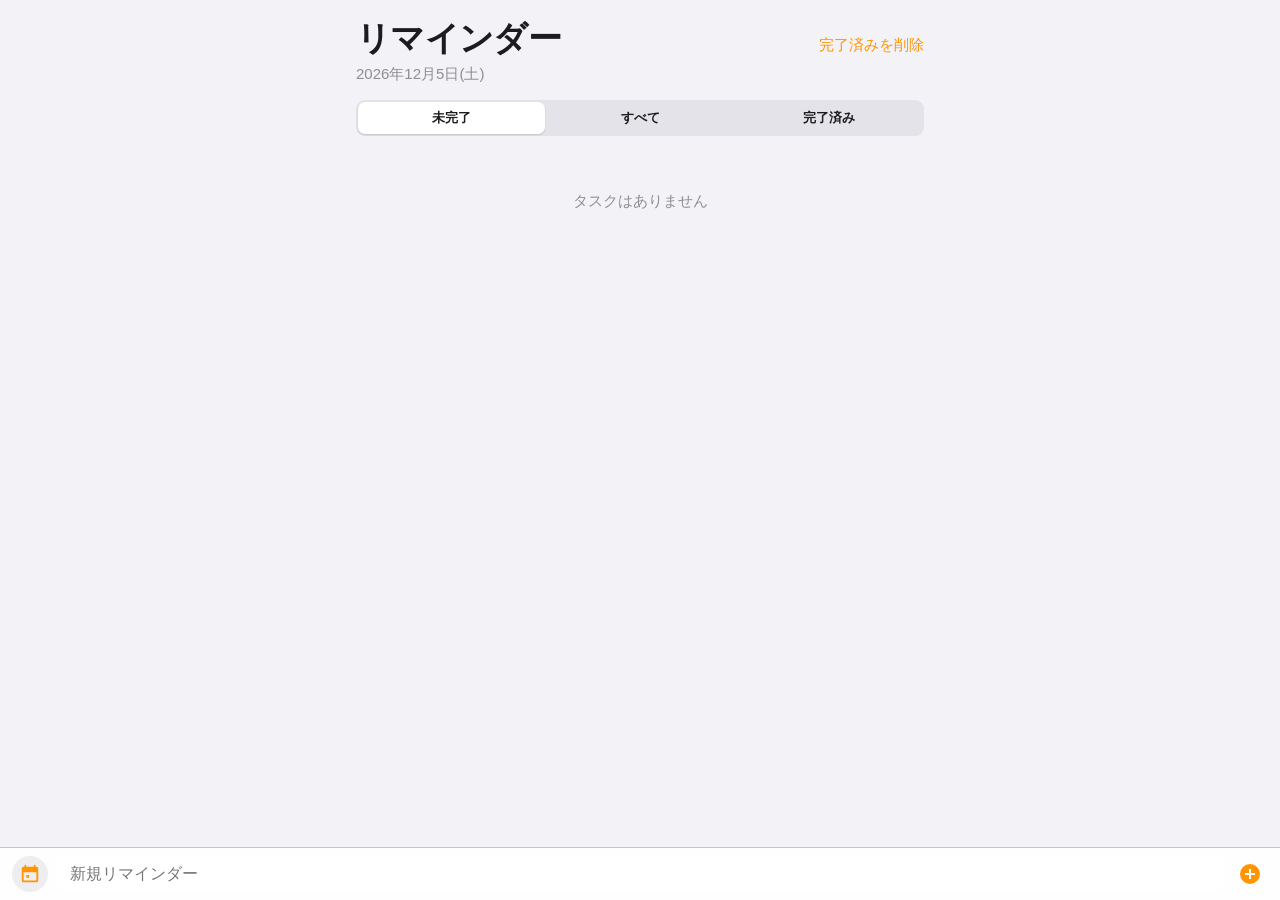
<file: index.html>
<!DOCTYPE html>
<html lang="ja">
<head>
<meta charset="UTF-8">
<meta name="viewport" content="width=device-width, initial-scale=1, viewport-fit=cover, user-scalable=no">
<title>リマインダー</title>

<!-- PWA / ホーム画面追加対応 -->
<meta name="theme-color" content="#FF9500">
<meta name="apple-mobile-web-app-capable" content="yes">
<meta name="apple-mobile-web-app-status-bar-style" content="black-translucent">
<meta name="apple-mobile-web-app-title" content="リマインダー">
<meta name="mobile-web-app-capable" content="yes">
<link rel="manifest" href="manifest.json">
<link rel="apple-touch-icon" href="icons/icon-192.png">
<link rel="icon" href="icons/icon-192.png">

<link rel="stylesheet" href="style.css">
</head>
<body>

<div class="app">

  <!-- ヘッダー -->
  <header class="header">
    <div class="header-top">
      <h1>リマインダー</h1>
      <button id="clearDoneBtn" class="text-btn" title="完了済みを削除">完了済みを削除</button>
    </div>
    <div class="date-label" id="todayLabel"></div>
  </header>

  <!-- フィルタタブ -->
  <nav class="segmented" role="tablist">
    <button class="seg-btn active" data-filter="active" role="tab" aria-selected="true">未完了</button>
    <button class="seg-btn" data-filter="all" role="tab" aria-selected="false">すべて</button>
    <button class="seg-btn" data-filter="done" role="tab" aria-selected="false">完了済み</button>
  </nav>

  <!-- タスクリスト -->
  <main class="list-wrap">
    <ul id="taskList" class="task-list"></ul>
    <p id="emptyState" class="empty-state" hidden>タスクはありません</p>
  </main>

</div>

<!-- 入力バー（下部固定・ワンタップ入力） -->
<form id="addForm" class="add-bar" autocomplete="off">
  <button type="button" id="dueToggleBtn" class="icon-btn" title="期限を設定" aria-label="期限を設定">
    <svg viewBox="0 0 24 24" width="22" height="22"><path fill="currentColor" d="M7 2a1 1 0 0 1 1 1v1h8V3a1 1 0 1 1 2 0v1h1a2 2 0 0 1 2 2v13a2 2 0 0 1-2 2H5a2 2 0 0 1-2-2V6a2 2 0 0 1 2-2h1V3a1 1 0 0 1 1-1Zm12 8H5v9h14v-9ZM8 13h3v3H8v-3Z"/></svg>
  </button>

  <input id="taskInput" type="text" placeholder="新規リマインダー" maxlength="200" required>

  <div id="dueRow" class="due-row" hidden>
    <input id="dueDate" type="date">
    <input id="dueTime" type="time">
    <button type="button" id="dueClearBtn" class="text-btn small">クリア</button>
  </div>

  <button type="submit" class="add-btn" aria-label="追加">
    <svg viewBox="0 0 24 24" width="26" height="26"><path fill="currentColor" d="M12 2a10 10 0 1 0 0 20 10 10 0 0 0 0-20Zm1 5v4h4v2h-4v4h-2v-4H7v-2h4V7h2Z"/></svg>
  </button>
</form>

<script src="app.js"></script>
</body>
</html>
</file>
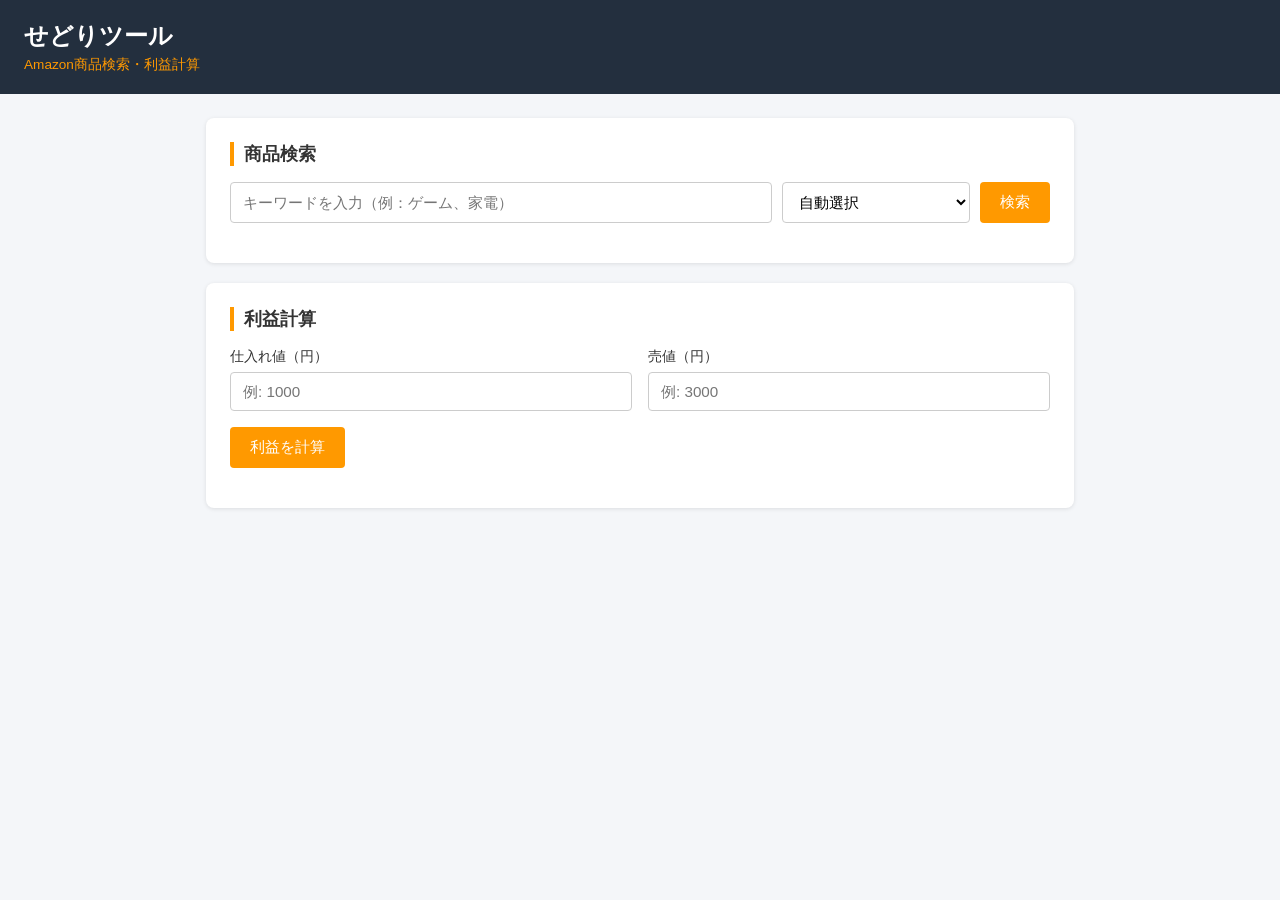
<file: templates/index.html>
<!DOCTYPE html>
<html lang="ja">
<head>
  <meta charset="UTF-8">
  <meta name="viewport" content="width=device-width, initial-scale=1.0">
  <title>せどりツール</title>
  <link rel="stylesheet" href="/static/style.css">
</head>
<body>
  <header>
    <h1>せどりツール</h1>
    <p>Amazon商品検索・利益計算</p>
  </header>

  <main>
    <!-- 商品検索 -->
    <section class="card">
      <h2>商品検索</h2>
      <div class="search-row">
        <input type="text" id="keyword" placeholder="キーワードを入力（例：ゲーム、家電）" />
        <select id="source">
          <option value="auto">自動選択</option>
          <option value="yahoo">Yahoo! ショッピング</option>
          <option value="amazon">Amazon</option>
        </select>
        <button onclick="searchProducts()">検索</button>
      </div>
      <div id="demo-notice" class="notice hidden">
        ⚠️ APIキー未設定のためデモデータを表示しています
      </div>
      <div id="source-badge"></div>
      <div id="search-results"></div>
    </section>

    <!-- 利益計算 -->
    <section class="card">
      <h2>利益計算</h2>
      <div class="profit-grid">
        <label>
          仕入れ値（円）
          <input type="number" id="buy-price" placeholder="例: 1000" min="1" />
        </label>
        <label>
          売値（円）
          <input type="number" id="sell-price" placeholder="例: 3000" min="1" />
        </label>
      </div>
      <button onclick="calcProfit()">利益を計算</button>
      <div id="profit-result"></div>
    </section>
  </main>

  <script>
    async function searchProducts() {
      const keyword = document.getElementById("keyword").value.trim();
      const source = document.getElementById("source").value;
      if (!keyword) { alert("キーワードを入力してください"); return; }

      const container = document.getElementById("search-results");
      container.innerHTML = '<p class="loading">検索中...</p>';
      document.getElementById("demo-notice").classList.add("hidden");
      document.getElementById("source-badge").innerHTML = "";

      try {
        const res = await fetch(`/search?keyword=${encodeURIComponent(keyword)}&source=${source}`);
        const data = await res.json();

        if (data.error) { container.innerHTML = `<p class="error">${data.error}</p>`; return; }
        if (data.demo) document.getElementById("demo-notice").classList.remove("hidden");

        const sourceLabels = { yahoo: "Yahoo! ショッピング", amazon: "Amazon", demo: "デモ" };
        if (data.source && data.source !== "demo") {
          document.getElementById("source-badge").innerHTML =
            `<span class="source-badge badge-${data.source}">${sourceLabels[data.source] || data.source}</span>`;
        }

        if (!data.items || data.items.length === 0) {
          container.innerHTML = '<p class="empty">商品が見つかりませんでした</p>';
          return;
        }

        container.innerHTML = data.items.map(item => `
          <div class="item-card">
            ${item.image_url
              ? `<img src="${item.image_url}" alt="${item.title}" />`
              : '<div class="no-image">画像なし</div>'}
            <div class="item-info">
              <p class="item-title">
                <a href="${item.detail_url}" target="_blank" rel="noopener">${item.title}</a>
              </p>
              <p class="item-price">
                ${item.price > 0 ? `¥${item.price.toLocaleString()}` : '価格情報なし'}
              </p>
              ${item.price > 0 ? `
                <button class="set-sell-btn"
                  onclick="setSellPrice(${item.price})">
                  この価格で利益計算
                </button>` : ''}
            </div>
          </div>
        `).join("");
      } catch (e) {
        container.innerHTML = `<p class="error">通信エラー: ${e.message}</p>`;
      }
    }

    function setSellPrice(price) {
      document.getElementById("sell-price").value = price;
      document.querySelector(".card:last-of-type").scrollIntoView({ behavior: "smooth" });
    }

    async function calcProfit() {
      const buy = document.getElementById("buy-price").value;
      const sell = document.getElementById("sell-price").value;
      const container = document.getElementById("profit-result");

      if (!buy || !sell) { alert("仕入れ値と売値を入力してください"); return; }

      try {
        const res = await fetch(`/profit?buy=${buy}&sell=${sell}`);
        const d = await res.json();

        if (d.error) { container.innerHTML = `<p class="error">${d.error}</p>`; return; }

        const profitClass = d.profit >= 0 ? "profit-positive" : "profit-negative";
        container.innerHTML = `
          <table class="profit-table">
            <tr><td>売値</td><td>¥${d.sell_price.toLocaleString()}</td></tr>
            <tr><td>仕入れ値</td><td>¥${d.buy_price.toLocaleString()}</td></tr>
            <tr class="fee-row"><td>紹介料（10%）</td><td>-¥${d.referral_fee.toLocaleString()}</td></tr>
            <tr class="fee-row"><td>Amazon手数料（8%）</td><td>-¥${d.commission.toLocaleString()}</td></tr>
            <tr class="fee-row"><td>FBA発送手数料</td><td>-¥${d.fba_fixed.toLocaleString()}</td></tr>
            <tr class="fee-row"><td>合計手数料</td><td>-¥${d.total_fees.toLocaleString()}</td></tr>
            <tr class="result-row ${profitClass}">
              <td><strong>利益</strong></td>
              <td><strong>${d.profit >= 0 ? '+' : ''}¥${d.profit.toLocaleString()}</strong></td>
            </tr>
            <tr class="result-row ${profitClass}">
              <td><strong>ROI</strong></td>
              <td><strong>${d.roi}%</strong></td>
            </tr>
          </table>
        `;
      } catch (e) {
        container.innerHTML = `<p class="error">通信エラー: ${e.message}</p>`;
      }
    }

    document.getElementById("keyword").addEventListener("keydown", e => {
      if (e.key === "Enter") searchProducts();
    });
  </script>
</body>
</html>
</file>
<file: style.css>
:root {
  color-scheme: light dark;
  --bg: #F2F2F7;
  --card-bg: #FFFFFF;
  --text: #1C1C1E;
  --text-secondary: #8E8E93;
  --separator: rgba(60, 60, 67, 0.29);
  --accent: #FF9500;
  --accent-text: #FFFFFF;
  --danger: #FF3B30;
  --seg-bg: rgba(118, 118, 128, 0.12);
  --input-bg: #FFFFFF;
  --safe-bottom: env(safe-area-inset-bottom, 0px);
  --safe-top: env(safe-area-inset-top, 0px);
}

@media (prefers-color-scheme: dark) {
  :root {
    --bg: #000000;
    --card-bg: #1C1C1E;
    --text: #FFFFFF;
    --text-secondary: #8E8E93;
    --separator: rgba(84, 84, 88, 0.65);
    --seg-bg: rgba(118, 118, 128, 0.24);
    --input-bg: #1C1C1E;
  }
}

* { box-sizing: border-box; -webkit-tap-highlight-color: transparent; }

html, body {
  height: 100%;
  margin: 0;
  overscroll-behavior-y: none;
}

body {
  background: var(--bg);
  color: var(--text);
  font-family: -apple-system, BlinkMacSystemFont, "SF Pro Text", "Hiragino Sans", "Hiragino Kaku Gothic ProN", sans-serif;
  padding-top: var(--safe-top);
  padding-bottom: calc(72px + var(--safe-bottom));
  min-height: 100%;
}

.app {
  max-width: 600px;
  margin: 0 auto;
  padding: 8px 16px 16px;
}

/* Header */
.header-top {
  display: flex;
  align-items: baseline;
  justify-content: space-between;
  gap: 8px;
}

.header h1 {
  font-size: 34px;
  font-weight: 700;
  margin: 8px 0 0;
  letter-spacing: -0.02em;
}

.text-btn {
  background: none;
  border: none;
  color: var(--accent);
  font-size: 15px;
  padding: 8px 0;
  cursor: pointer;
}
.text-btn.small { font-size: 13px; padding: 4px 6px; }

.date-label {
  color: var(--text-secondary);
  font-size: 15px;
  margin: 2px 0 16px;
}

/* Segmented control */
.segmented {
  display: flex;
  background: var(--seg-bg);
  border-radius: 9px;
  padding: 2px;
  margin-bottom: 16px;
  gap: 2px;
}

.seg-btn {
  flex: 1;
  border: none;
  background: transparent;
  color: var(--text);
  font-size: 13px;
  font-weight: 600;
  padding: 7px 4px;
  border-radius: 7px;
  cursor: pointer;
}

.seg-btn.active {
  background: var(--card-bg);
  box-shadow: 0 1px 2px rgba(0,0,0,0.15);
}

/* Task list */
.list-wrap { min-height: 40px; }

.task-list {
  list-style: none;
  margin: 0;
  padding: 0;
  background: var(--card-bg);
  border-radius: 12px;
  overflow: hidden;
}

.task-item {
  display: flex;
  align-items: flex-start;
  gap: 12px;
  padding: 12px 12px;
  border-bottom: 1px solid var(--separator);
  animation: fadeIn 0.15s ease-out;
}

.task-item:last-child { border-bottom: none; }

@keyframes fadeIn {
  from { opacity: 0; transform: translateY(-4px); }
  to { opacity: 1; transform: translateY(0); }
}

.check-btn {
  flex: none;
  width: 24px;
  height: 24px;
  border-radius: 50%;
  border: 2px solid var(--accent);
  background: transparent;
  padding: 0;
  cursor: pointer;
  display: flex;
  align-items: center;
  justify-content: center;
  margin-top: 1px;
}

.task-item.done .check-btn {
  background: var(--accent);
}

.check-btn svg {
  width: 14px;
  height: 14px;
  fill: #fff;
  opacity: 0;
  transform: scale(0.6);
  transition: opacity 0.12s, transform 0.12s;
}

.task-item.done .check-btn svg {
  opacity: 1;
  transform: scale(1);
}

.task-body {
  flex: 1;
  min-width: 0;
}

.task-title {
  font-size: 16px;
  line-height: 1.35;
  word-break: break-word;
  cursor: text;
}

.task-item.done .task-title {
  color: var(--text-secondary);
  text-decoration: line-through;
}

.task-due {
  font-size: 13px;
  color: var(--text-secondary);
  margin-top: 2px;
}

.task-due.overdue {
  color: var(--danger);
}

.delete-btn {
  flex: none;
  background: none;
  border: none;
  color: var(--text-secondary);
  cursor: pointer;
  padding: 2px;
  display: flex;
}

.delete-btn svg { width: 20px; height: 20px; fill: currentColor; }

.empty-state {
  text-align: center;
  color: var(--text-secondary);
  font-size: 15px;
  margin-top: 40px;
}

/* Add bar (fixed bottom) */
.add-bar {
  position: fixed;
  left: 0;
  right: 0;
  bottom: 0;
  display: flex;
  align-items: center;
  gap: 8px;
  padding: 8px 12px calc(8px + var(--safe-bottom));
  background: color-mix(in srgb, var(--card-bg) 92%, transparent);
  backdrop-filter: blur(16px);
  -webkit-backdrop-filter: blur(16px);
  border-top: 1px solid var(--separator);
  flex-wrap: wrap;
}

.icon-btn {
  flex: none;
  width: 36px;
  height: 36px;
  border-radius: 50%;
  border: none;
  background: var(--seg-bg);
  color: var(--accent);
  display: flex;
  align-items: center;
  justify-content: center;
  cursor: pointer;
}

#taskInput {
  flex: 1;
  min-width: 120px;
  border: none;
  background: var(--input-bg);
  color: var(--text);
  font-size: 16px;
  padding: 9px 14px;
  border-radius: 10px;
  outline: none;
}

.add-btn {
  flex: none;
  width: 36px;
  height: 36px;
  border: none;
  background: transparent;
  color: var(--accent);
  display: flex;
  align-items: center;
  justify-content: center;
  cursor: pointer;
}

.add-btn:disabled { color: var(--text-secondary); }

.due-row {
  display: flex;
  align-items: center;
  gap: 6px;
  width: 100%;
  order: 3;
  padding-top: 4px;
}

.due-row[hidden] {
  display: none;
}

.due-row input[type="date"],
.due-row input[type="time"] {
  border: none;
  background: var(--input-bg);
  color: var(--text);
  font-size: 14px;
  padding: 6px 8px;
  border-radius: 8px;
}
</file>
<file: static/style.css>
*, *::before, *::after { box-sizing: border-box; margin: 0; padding: 0; }

body {
  font-family: "Hiragino Kaku Gothic ProN", "Meiryo", sans-serif;
  background: #f4f6f9;
  color: #333;
  min-height: 100vh;
}

header {
  background: #232f3e;
  color: #fff;
  padding: 20px 24px;
}
header h1 { font-size: 1.5rem; }
header p { font-size: 0.85rem; color: #ff9900; margin-top: 4px; }

main {
  max-width: 900px;
  margin: 24px auto;
  padding: 0 16px;
  display: flex;
  flex-direction: column;
  gap: 20px;
}

.card {
  background: #fff;
  border-radius: 8px;
  padding: 24px;
  box-shadow: 0 1px 4px rgba(0,0,0,0.1);
}
.card h2 { font-size: 1.1rem; margin-bottom: 16px; border-left: 4px solid #ff9900; padding-left: 10px; }

.search-row {
  display: flex;
  gap: 10px;
}
select {
  border: 1px solid #ccc;
  border-radius: 4px;
  padding: 10px 12px;
  font-size: 0.95rem;
  background: #fff;
  cursor: pointer;
}

input[type="text"], input[type="number"] {
  border: 1px solid #ccc;
  border-radius: 4px;
  padding: 10px 12px;
  font-size: 0.95rem;
  outline: none;
  transition: border-color 0.2s;
}
input[type="text"] { flex: 1; }
input[type="text"]:focus, input[type="number"]:focus { border-color: #ff9900; }

button {
  background: #ff9900;
  color: #fff;
  border: none;
  border-radius: 4px;
  padding: 10px 20px;
  font-size: 0.95rem;
  cursor: pointer;
  white-space: nowrap;
  transition: background 0.2s;
}
button:hover { background: #e68a00; }

.source-badge {
  display: inline-block;
  padding: 4px 10px;
  border-radius: 12px;
  font-size: 0.8rem;
  font-weight: bold;
  margin-top: 10px;
}
.badge-yahoo { background: #ff0033; color: #fff; }
.badge-amazon { background: #ff9900; color: #fff; }

.notice {
  background: #fff8e1;
  border: 1px solid #ffcc02;
  border-radius: 4px;
  padding: 8px 12px;
  margin-top: 10px;
  font-size: 0.85rem;
}
.hidden { display: none; }

.loading, .empty { color: #888; padding: 16px 0; text-align: center; }
.error { color: #c0392b; padding: 10px 0; }

/* Search results */
#search-results { margin-top: 16px; display: flex; flex-direction: column; gap: 12px; }

.item-card {
  display: flex;
  gap: 16px;
  border: 1px solid #eee;
  border-radius: 6px;
  padding: 12px;
  align-items: flex-start;
}
.item-card img { width: 80px; height: 80px; object-fit: contain; flex-shrink: 0; }
.no-image {
  width: 80px;
  height: 80px;
  background: #f0f0f0;
  display: flex;
  align-items: center;
  justify-content: center;
  font-size: 0.75rem;
  color: #999;
  border-radius: 4px;
  flex-shrink: 0;
}
.item-info { flex: 1; }
.item-title { font-size: 0.9rem; line-height: 1.4; margin-bottom: 6px; }
.item-title a { color: #0066c0; text-decoration: none; }
.item-title a:hover { text-decoration: underline; color: #c45500; }
.item-price { font-size: 1rem; font-weight: bold; color: #c45500; margin-bottom: 8px; }
.set-sell-btn {
  background: #fff;
  color: #0066c0;
  border: 1px solid #0066c0;
  padding: 5px 12px;
  font-size: 0.8rem;
}
.set-sell-btn:hover { background: #0066c0; color: #fff; }

/* Profit calculator */
.profit-grid {
  display: grid;
  grid-template-columns: 1fr 1fr;
  gap: 16px;
  margin-bottom: 16px;
}
.profit-grid label { display: flex; flex-direction: column; gap: 6px; font-size: 0.9rem; }
.profit-grid input { width: 100%; }

#profit-result { margin-top: 16px; }

.profit-table { width: 100%; border-collapse: collapse; font-size: 0.9rem; }
.profit-table td { padding: 8px 12px; border-bottom: 1px solid #f0f0f0; }
.profit-table td:last-child { text-align: right; }
.fee-row td { color: #c0392b; }
.result-row td { font-size: 1rem; padding-top: 12px; }
.profit-positive td { color: #27ae60; }
.profit-negative td { color: #c0392b; }

@media (max-width: 600px) {
  .search-row { flex-direction: column; }
  .profit-grid { grid-template-columns: 1fr; }
  .item-card { flex-direction: column; }
  .item-card img, .no-image { width: 100%; height: 120px; }
}
</file>
